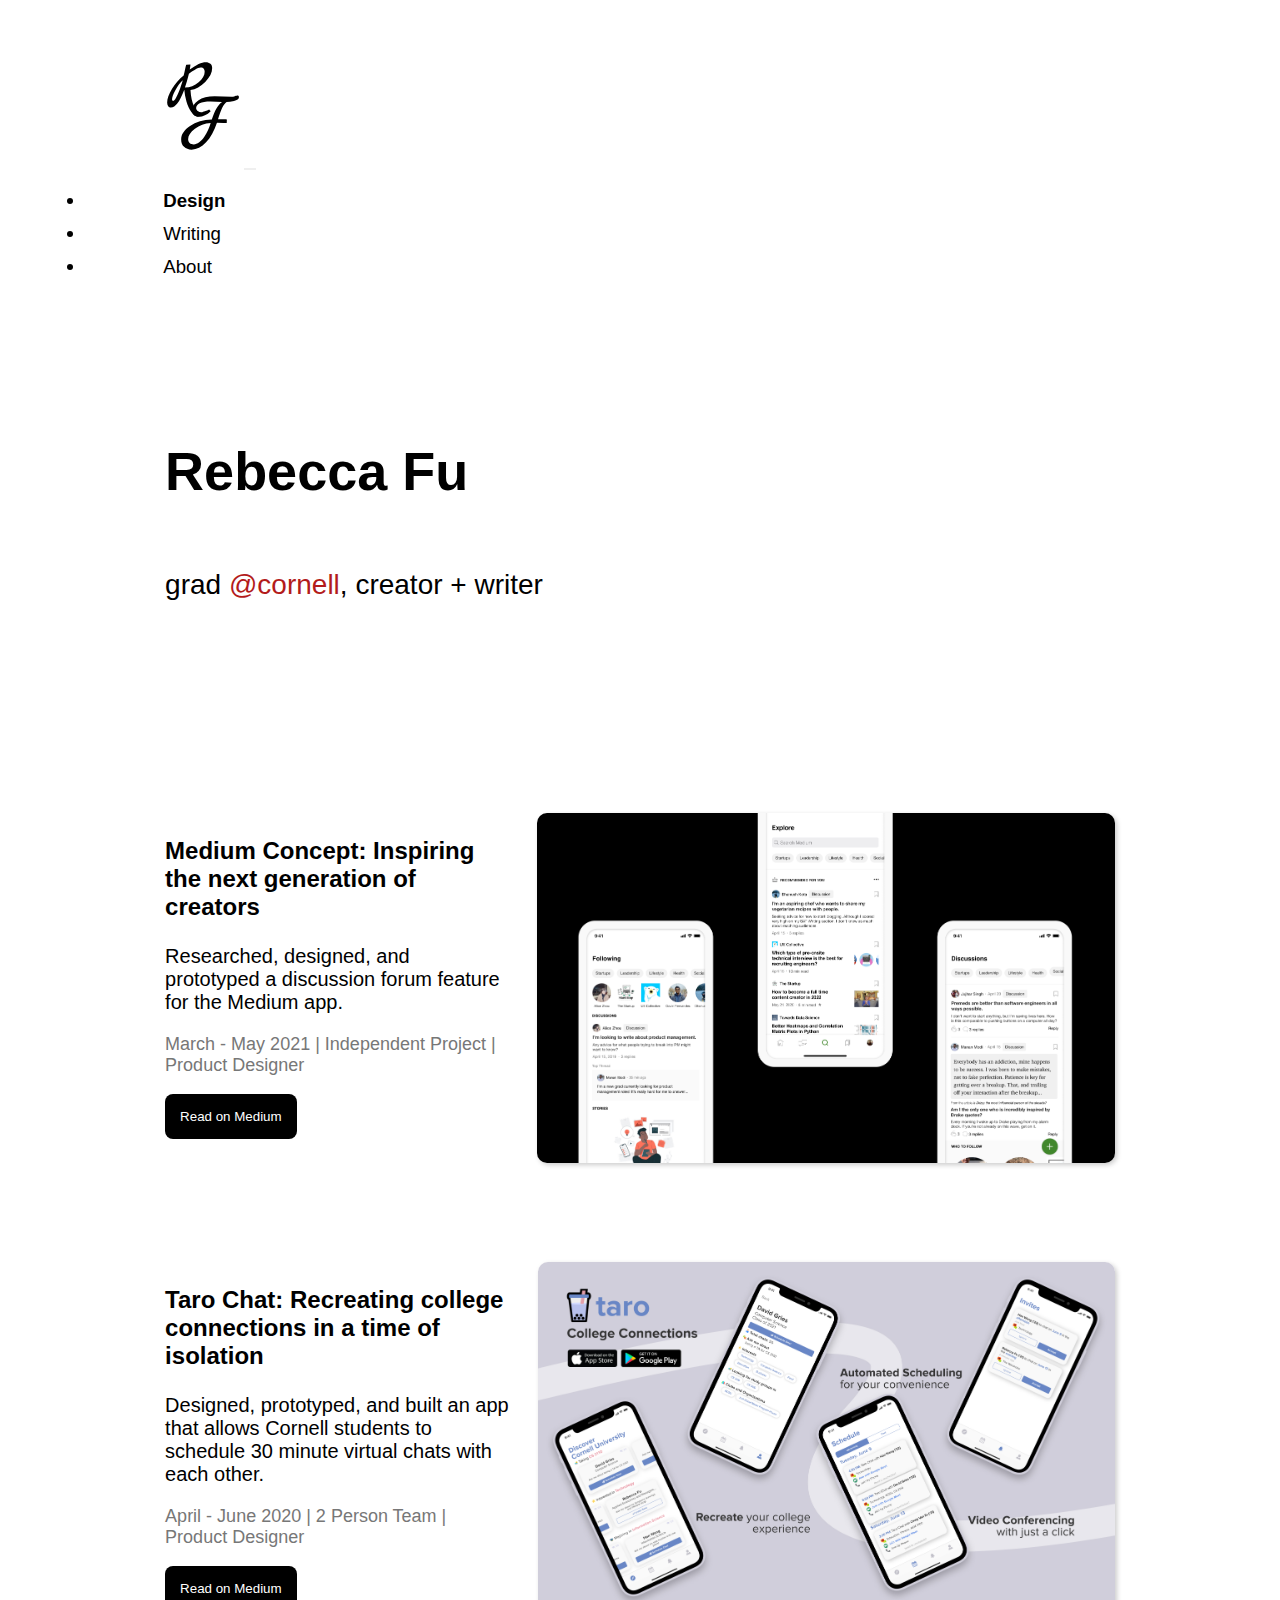
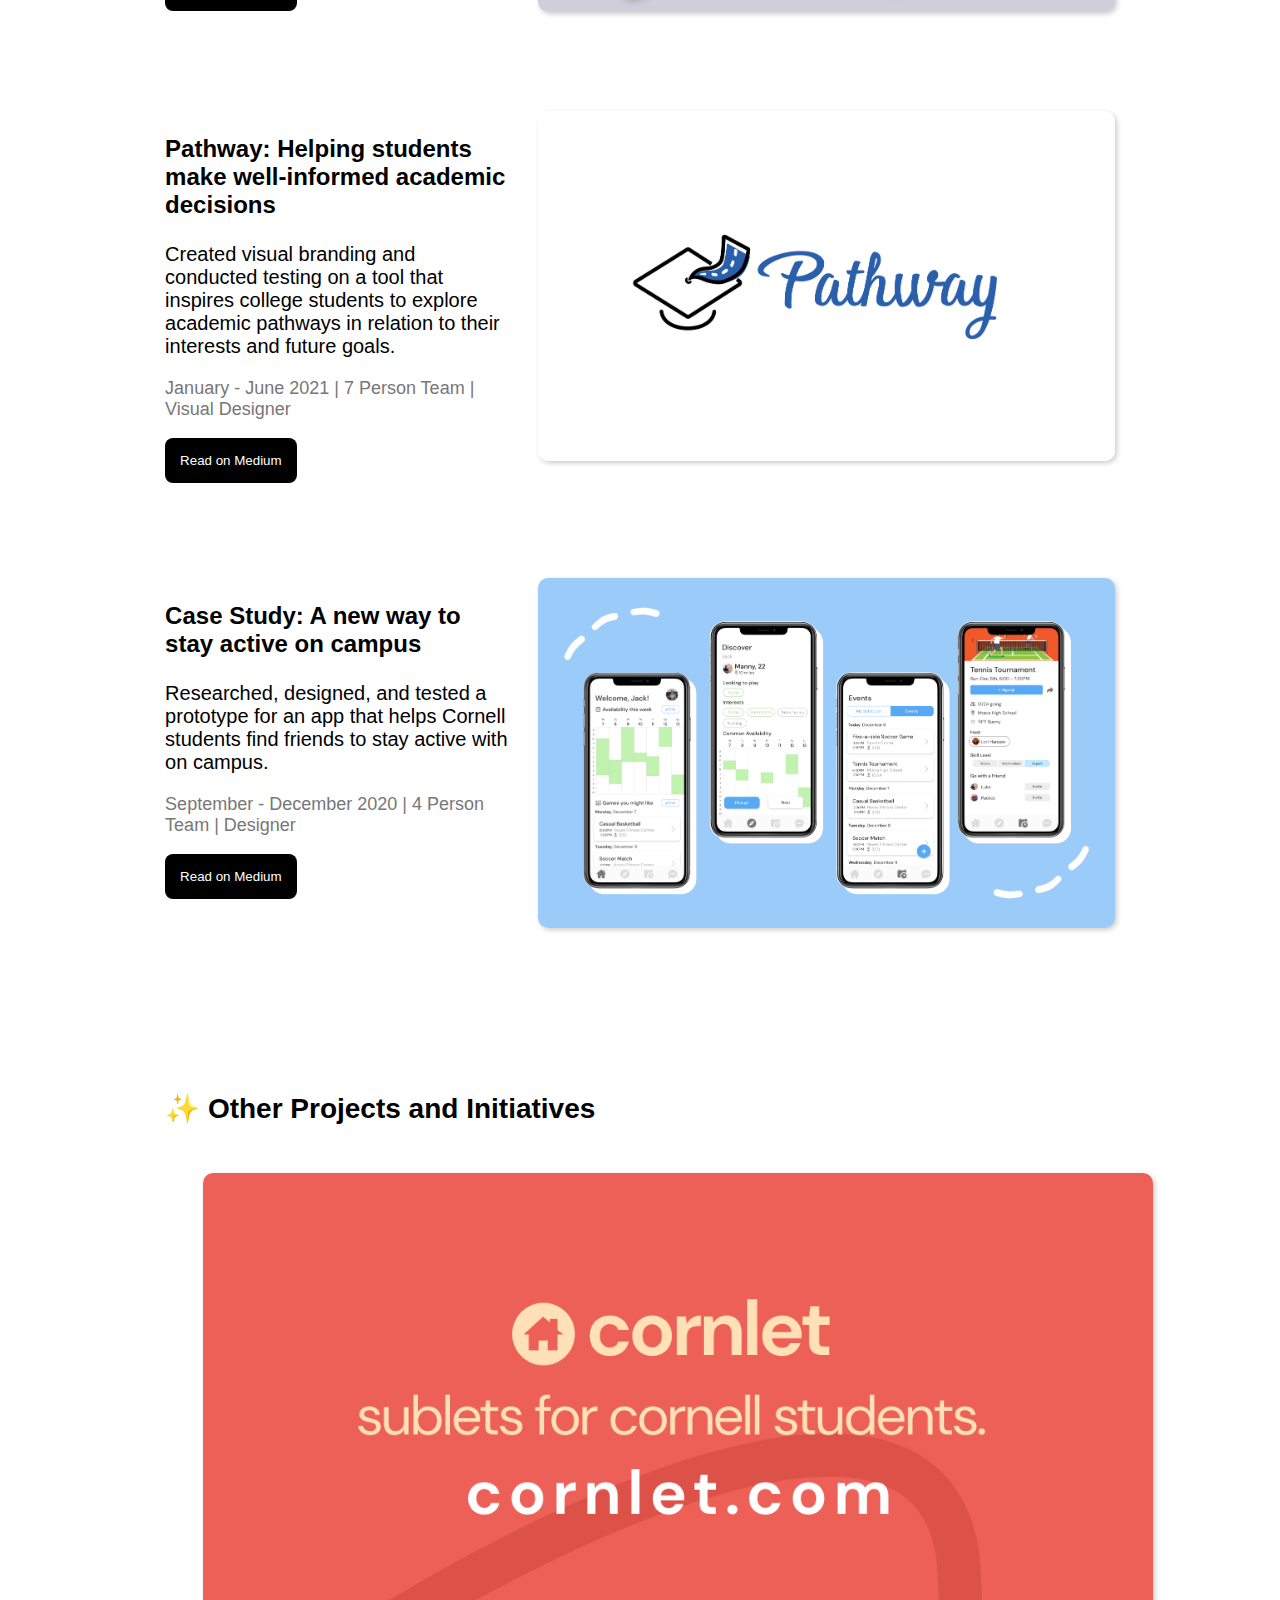
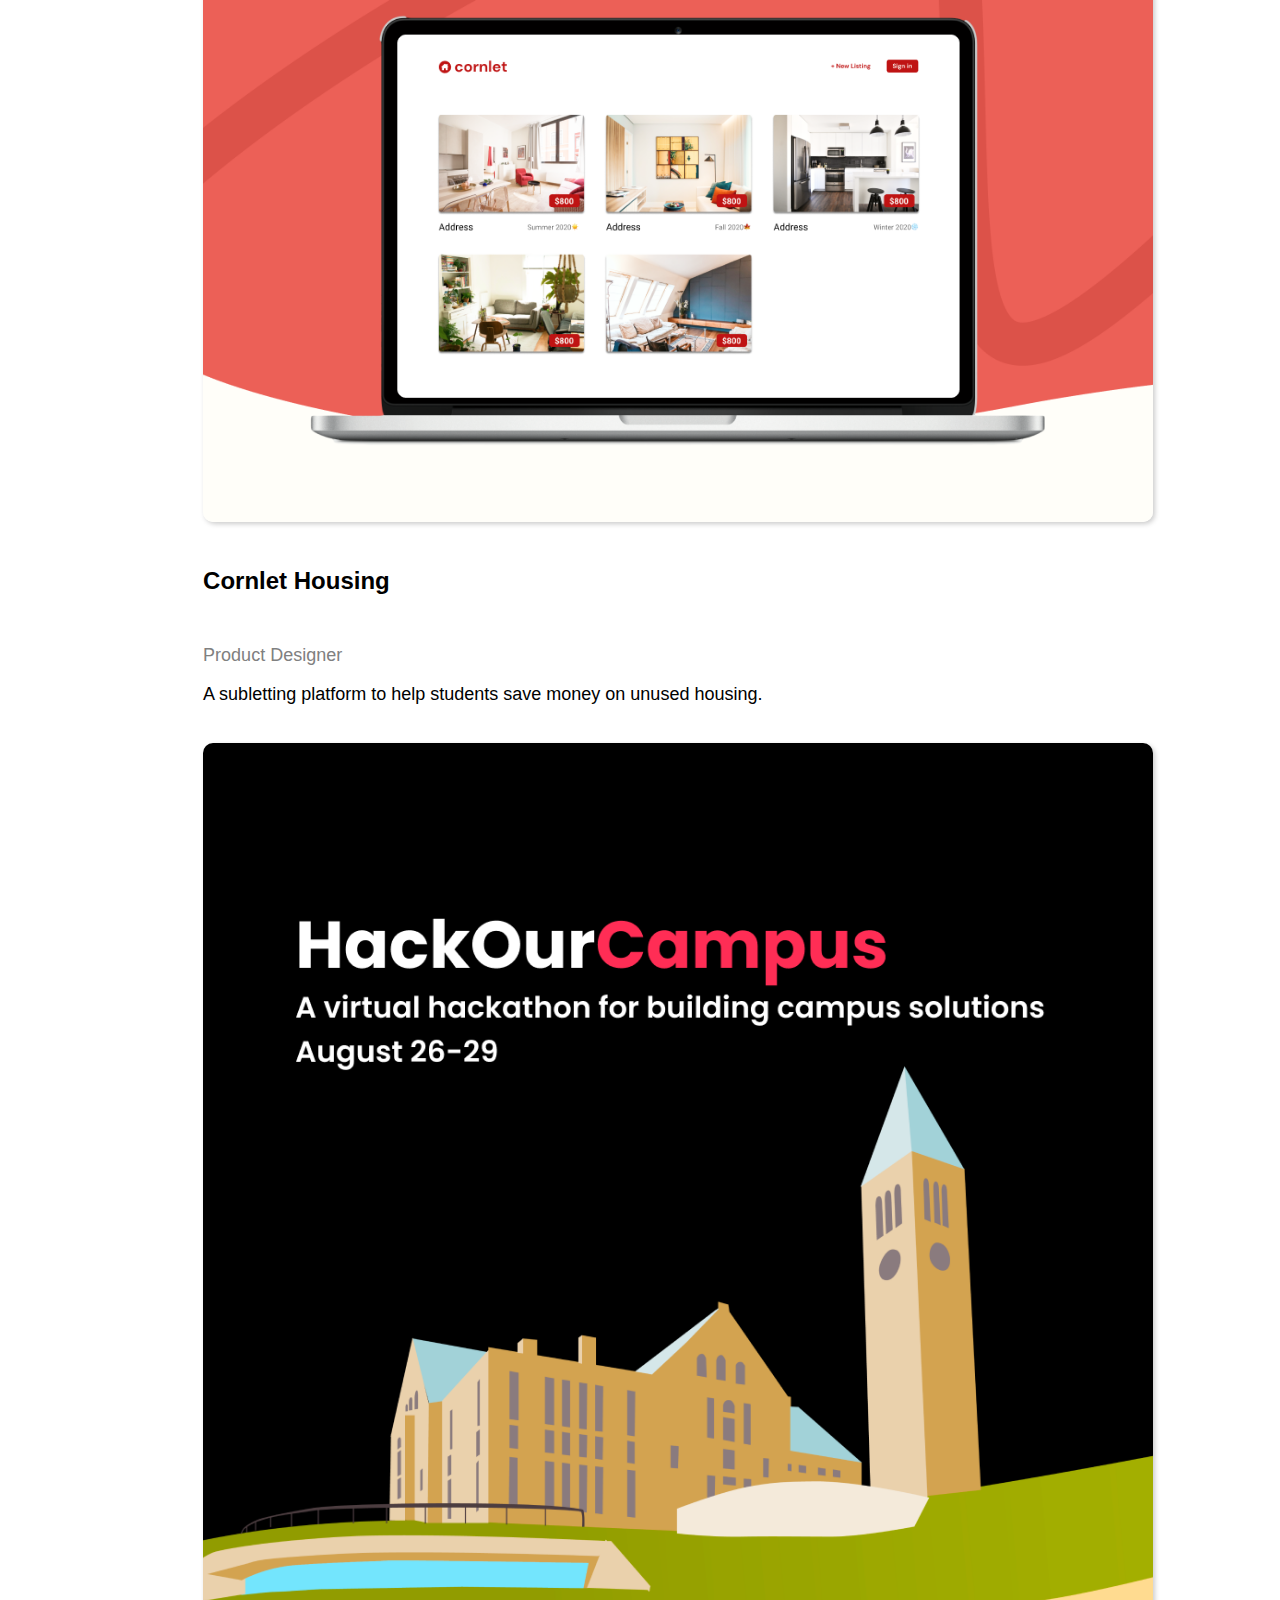
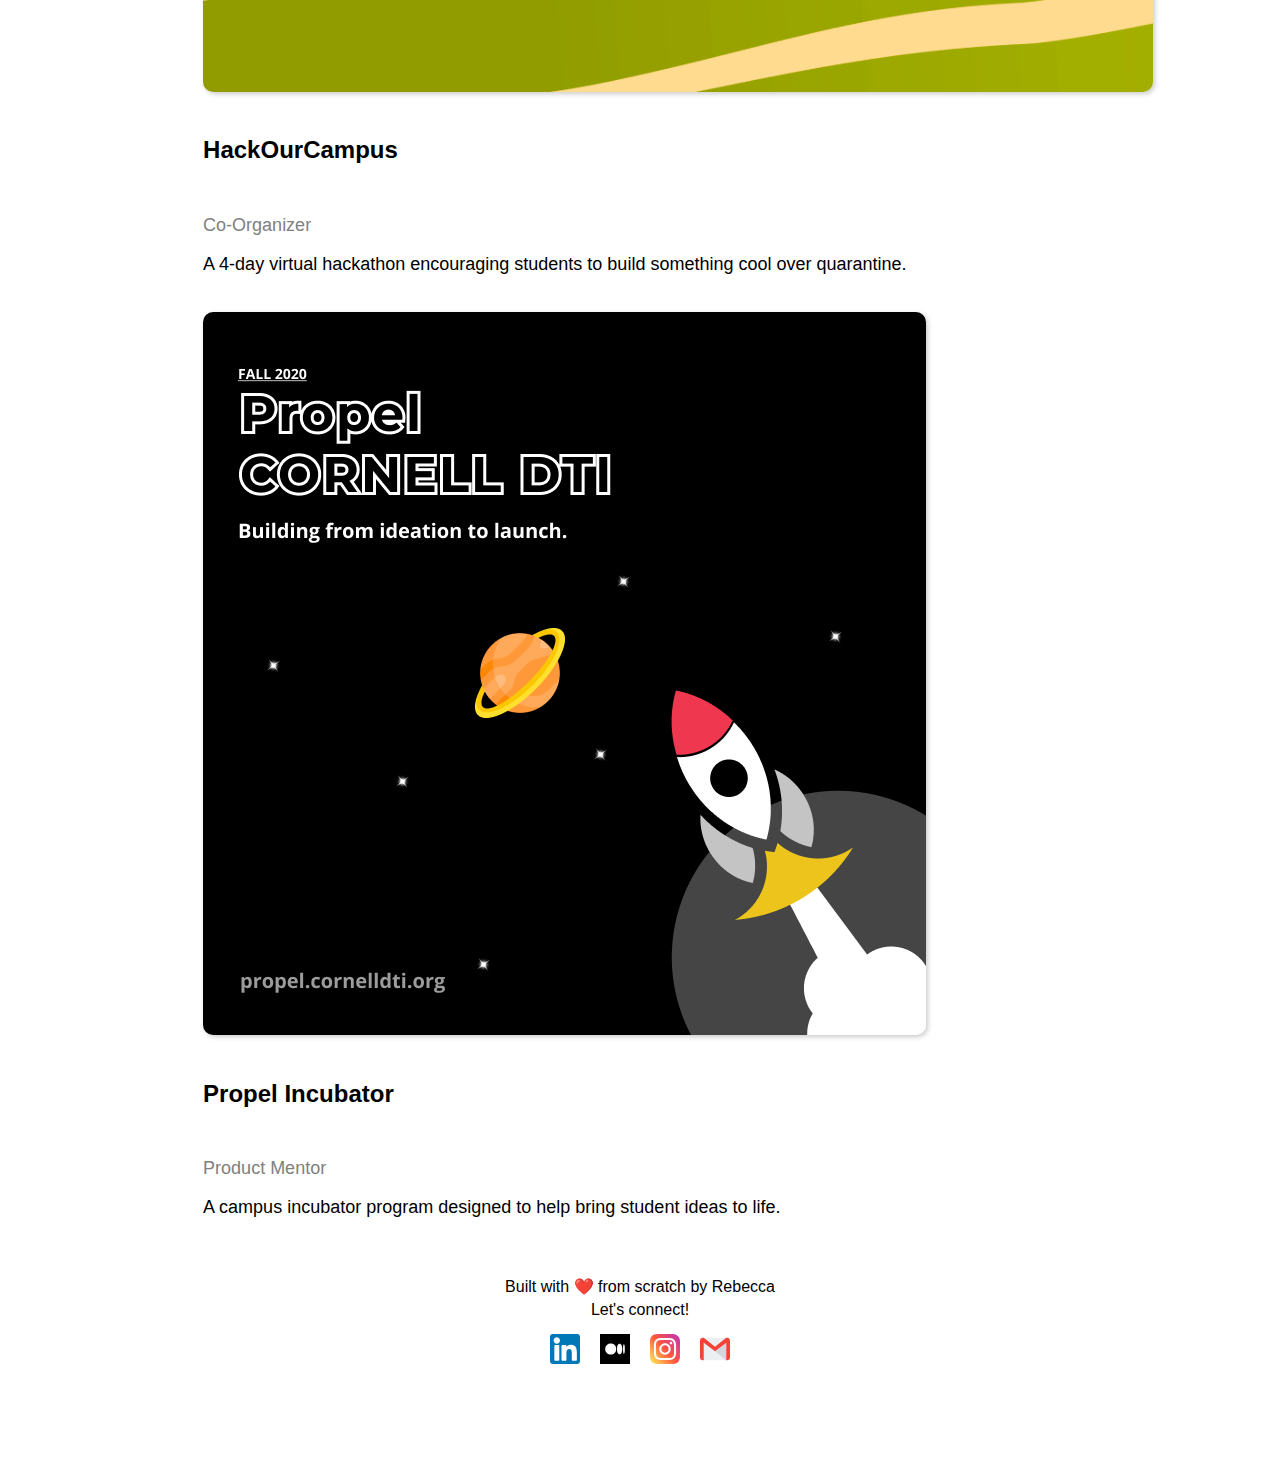
<file: index.html>
<!DOCTYPE html>
<html>
<head>
  <meta charset="utf-8">
  <meta name="viewport" content="width=device-width, initial-scale=1, shrink-to-fit=no">
  <title>REBECCA</title>
  <link rel="shortcut icon" type="image/x-icon" href="images/favicon.ico" />
  <!-- Bootstrap CSS -->
  <link href="https://cdn.jsdelivr.net/npm/bootstrap@5.0.0-beta1/dist/css/bootstrap.min.css" rel="stylesheet" integrity="sha384-giJF6kkoqNQ00vy+HMDP7azOuL0xtbfIcaT9wjKHr8RbDVddVHyTfAAsrekwKmP1" crossorigin="anonymous">
  <link rel="stylesheet" href="styles/theme.css">
  <script src="https://stackpath.bootstrapcdn.com/bootstrap/4.5.0/js/bootstrap.min.js" integrity="sha384-OgVRvuATP1z7JjHLkuOU7Xw704+h835Lr+6QL9UvYjZE3Ipu6Tp75j7Bh/kR0JKI" crossorigin="anonymous"></script>
  <!-- dropdown -->
  <script src="https://code.jquery.com/jquery-3.2.1.slim.min.js" integrity="sha384-KJ3o2DKtIkvYIK3UENzmM7KCkRr/rE9/Qpg6aAZGJwFDMVNA/GpGFF93hXpG5KkN" crossorigin="anonymous"></script>
  <script src="https://maxcdn.bootstrapcdn.com/bootstrap/4.0.0-beta/js/bootstrap.min.js" integrity="sha384-h0AbiXch4ZDo7tp9hKZ4TsHbi047NrKGLO3SEJAg45jXxnGIfYzk4Si90RDIqNm1" crossorigin="anonymous"></script>
  <script src="https://cdnjs.cloudflare.com/ajax/libs/popper.js/1.11.0/umd/popper.min.js" integrity="sha384-b/U6ypiBEHpOf/4+1nzFpr53nxSS+GLCkfwBdFNTxtclqqenISfwAzpKaMNFNmj4" crossorigin="anonymous"></script>

</head>

<body>
  <!-- Header -->
  <header class="top">

    <!-- nav bar -->
    <nav class="navbar navbar-expand-lg navbar-light bg-light">
      <!-- Container wrapper -->
      <div class="container-fluid">
        <img id="signature" src="images/signature.svg" alt="Rebecca Fu">
        <!-- Toggle button -->
        <button class="navbar-toggler" type="button" data-toggle="collapse" data-target="#navbarNavAltMarkup" aria-controls="navbarNavAltMarkup" aria-expanded="false" aria-label="Toggle navigation">
          <span class="navbar-toggler-icon"></span>
        </button>
    
        <!-- Collapsible wrapper -->
        <div class="navbar-collapse collapse" id="navbarNavAltMarkup">
          <!-- Left links -->
          <ul class="navbar-nav ms-auto mb-2 mb-lg-0">
            <li class="nav-item">
              <h5 class="nav-option selected" aria-current="page"><a href='index.html'>Design</a></h5>
            </li>
            <li class="nav-item">
              <h5 class="nav-option"><a href="writings.html">Writing</a></h5>
            </li>
            <li class="nav-item">
              <h5 class="nav-option"><a href="about.html">About</a></h5>
            </li>
            <!-- <li class="nav-item">
              <h5 class="nav-option"><a href="https://drive.google.com/file/d/11zcnXBwTdsx-6ZcySsWa96YhnxZWORiI/view?usp=sharing" target="_blank" rel="noopener">Resume</a></h5>
            </li> -->
           
          </ul>
          <!-- Left links -->
        </div>
        <!-- Collapsible wrapper -->
      </div>
      <!-- Container wrapper -->
    </nav>
    </header>
      <!-- Title -->
      <div class="title">
          <h3 class='title-intro'>Rebecca Fu</h3>
          <!-- <h3 class='subtitle-intro'>Recent Cornell Graduate and Product Designer</h3> -->
          <p class='title-description'>grad <a href="https://www.cornell.edu/" target="_blank" rel="noopener" class="link cornell-link">@cornell</a>, creator + writer</h4>
      </div>
      <br>
      <div class='projectSection'>
        <!-- <div class="subtitle">
        <h4 class='subtitle-home'><strong>💼 Featured Work</strong></h4>
        </div> -->
        <div class="projectCard">
          <div class="caption-234">
            <p class="projectName"><strong>Medium Concept: Inspiring the next generation of creators</strong></p>
            <p class="projectDesc">Researched, designed, and prototyped a discussion forum feature for the Medium app.</p>
            <p class='projectRole'>March - May 2021 | Independent Project | Product Designer</p>
            <button class='projectLink'><a href='https://rebecca-fu.medium.com/medium-concept-inspiring-the-next-generation-of-creators-c843874e1ce5' target='_blank' rel='noopener'>Read on Medium</a></button>
            <!-- <button class='projectLink'><a href='https://rebecca-fu.medium.com/medium-concept-inspiring-the-next-generation-of-creators-c843874e1ce5' target='_blank' rel='noopener'>View on Behance</a></button> -->
          </div>
          <a href='https://rebecca-fu.medium.com/medium-concept-inspiring-the-next-generation-of-creators-c843874e1ce5' target='_blank' rel='noopener'><img id="wardrobeImage" src="images/medium/medium.png" alt="Medium"></a>
        </div>

            <div class="projectCard">
            <div class="caption-234">
              <p class="projectName"><strong>Taro Chat: Recreating college connections in a time of isolation</strong></p>
                <p class="projectDesc">Designed, prototyped, and built an app that allows Cornell students to schedule 30 minute virtual chats with each other.</p>
                <p class='projectRole'>April - June 2020 | 2 Person Team | Product Designer</p>
                <button class='projectLink'><a href='https://rebecca-fu.medium.com/taro-making-impactful-college-connections-fea03551878' target='_blank' rel='noopener'>Read on Medium</a></button>
              </div>
            <a href='https://rebecca-fu.medium.com/taro-making-impactful-college-connections-fea03551878' target='_blank' rel='noopener'><img id="wardrobeImage" src="images/tarochat/tarochat.jpg" alt="Taro Chat"></a>
            </div>

            <div class="projectCard">
              <div class="caption-234">
                <p class="projectName"><strong>Pathway: Helping students make well-informed academic decisions</strong></p>
                <p class="projectDesc">Created visual branding and conducted testing on a tool that inspires college students to explore academic pathways in relation to their interests and future goals.</p>
                <p class='projectRole'>January - June 2021 | 7 Person Team | Visual Designer</p>
                <button class='projectLink'><a href='https://uxplanet.org/pathway-my-logo-design-journey-7754b60a98dc?sk=5e4aa8e1f82fd82d10898d397c2dbf4e' target='_blank' rel='noopener'>Read on Medium</a></button>
              </div>
              <a href="https://uxplanet.org/pathway-my-logo-design-journey-7754b60a98dc?sk=5e4aa8e1f82fd82d10898d397c2dbf4e" target='_blank' rel='noopener'><img id="wardrobeImage" src="images/pathways/pathway.png" alt="Pathway"></a>
            </div>

            <div class="projectCard">
              <div class="caption-234">
                <p class="projectName"><strong>Case Study: A new way to stay active on campus</strong></p>
                  <p class="projectDesc">Researched, designed, and tested a prototype for an app that helps Cornell students find friends to stay active with on campus.</p>
                  <p class='projectRole'>September - December 2020 | 4 Person Team | Designer</p>
                  <button class='projectLink'><a href='https://bootcamp.uxdesign.cc/case-study-discover-new-people-on-campus-to-stay-active-with-a293d4b75145' target='_blank' rel='noopener'>Read on Medium</a></button>
                  <!-- <p class='projectLink'><a href='pickup.html'>View Case Study ></a></p> -->
                </div>
              <a href="https://medium.com/@rebecca-fu/case-study-discover-new-people-on-campus-to-stay-active-with-a293d4b75145" target='_blank' rel='noopener'><img id="wardrobeImage" src="images/pickup/pickup.jpg" alt="Pickup"></a>
              </div>
    </div>
      <br>
      <div class="bottomSection">
        <h4 class='subtitle-home'><strong>✨ Other Projects and Initiatives</strong></h4>
        <div class="row row-cols-1 row-cols-md-3 g-4 mx-5 mx-*-5">
          <div class="col">
            <div class="card h-100">
              <a href="https://www.cornlet.com" target="_blank" rel="noopener"><img class='img-fluid additional-class' src="images/cornlet/Cornlet2.png" alt="Cornlet"></a>
              <div class="card-body">
                <h5 class="card-title"><a href="https://www.cornlet.com" target="_blank" rel="noopener"><strong>Cornlet Housing</strong></a></h5>
                <p class='card-role'>Product Designer</p>
                <p class="card-text">A subletting platform to help students save money on unused housing.</p>

              </div>
            </div>
          </div>
          <div class="col">
            <div class="card h-100">
              <a href="https://www.instagram.com/hackourcampus" target="_blank" rel="noopener"><img class='img-fluid additional-class' src="images/hackourcampus/hackourcampus.png" alt="HackOurCampus"></a>
              <div class="card-body">
                <h5 class="card-title"><a href="https://www.instagram.com/hackourcampus" target="_blank" rel="noopener"><strong>HackOurCampus</strong></a></h5>
                <p class='card-role'>Co-Organizer</p>
                <p class="card-text">A 4-day virtual hackathon encouraging students to build something cool over quarantine.</p>

              </div>
            </div>
          </div>
          <div class="col">
            <div class="card h-100">
              <a href="https://propel.cornelldti.org/" target="_blank" rel="noopener"><img class='additional-class' src="images/propel/propel.png" alt="DTI Propel Graphic"></a>
              <div class="card-body">
                <h5 class="card-title"><a href="https://propel.cornelldti.org/" target="_blank" rel="noopener"><strong>Propel Incubator</strong></a></h5>
                <p class='card-role'>Product Mentor</p>
                <p class="card-text">A campus incubator program designed to help bring student ideas to life.</p>
              </div>
            </div>
          </div>
        </div>
        <!-- <div class="row row-cols-1 row-cols-md-3 g-4 mx-5 mx-*-5">
          <div class="col">
            <div class="card h-100">
              <a href="https://apps.apple.com/us/app/flux-skip-the-crowd/id1454265033" target="_blank" rel="noopener"><img class='img-fluid additional-class' src="images/flux/flux.png" alt="Flux"></a>
              <div class="card-body">
                <h5 class="card-title"><a href="https://apps.apple.com/us/app/flux-skip-the-crowd/id1454265033" target="_blank" rel="noopener"><strong>Flux</strong></a></h5>
                <p class='card-role'>Product Designer</p>
                <p class="card-text">An app designed to illustrate real-time activity levels of dining halls and eateries on campus.</p>
              </div>
            </div>
          </div>
          <div class="col">
            <div class="card h-100">
              <a href="https://www.samwise.today" target="_blank" rel="noopener"><img class='img-fluid additional-class' src="images/samwise/samwise.png" alt="Samwise"></a>
              <div class="card-body">
                <h5 class="card-title"><a href="https://www.samwise.today" target="_blank" rel="noopener"><strong>Samwise</strong></a></h5>
                <p class='card-role'>Product Marketing Manager</p>
                <p class="card-text">A web based task management tool designed to help students organize their coursework load.</p>
              </div>
            </div>
          </div>
          <div class="col">
            <div class="card h-100">
              <img class='additional-class' src="images/amishi.png" alt="Just for fun">
              <div class="card-body">
                <h5 class="card-title"><strong>Just For Fun</strong></h5>
                <p class='card-role'>Visionary</p>
                <p class="card-text">A few fun side projects that got me through the quarantine.</p>
                <p class="card-text"><strong>Coming soon!</strong></p>
              </div>
            </div>
          </div>
        </div> -->
      </div>

<!--scripts-->
<script src="https://cdn.jsdelivr.net/npm/bootstrap@5.0.0-beta1/dist/js/bootstrap.bundle.min.js" integrity="sha384-ygbV9kiqUc6oa4msXn9868pTtWMgiQaeYH7/t7LECLbyPA2x65Kgf80OJFdroafW" crossorigin="anonymous"></script>
</body>
<footer>
  <p class='footer'>Built with ❤️ from scratch by Rebecca</p>
  <p class='footer'>Let's connect!</p>
  <div class='footer-icons'>
    <a href='https://www.linkedin.com/in/becsf' target='_blank' rel='noopener'><img class='socials' src='images/socials/linkedin.svg' alt="LinkedIn"></a>
    <a href='https://rebecca-fu.medium.com/' target='_blank' rel='noopener'><img class='socials' src='images/socials/mediumlogo.jpeg' alt="Medium"></a>
    <a href='https://www.instagram.com/becs_f' target='_blank' rel='noopener'><img class='socials' src='images/socials/instagram.svg' alt="Instagram"></a>
    <a href='mailto:rf382@cornell.edu' target='_blank' rel='noopener'><img class='socials' src='images/socials/gmail.svg' alt="Gmail"></a>
  </div>
</footer>
</html>
</file>
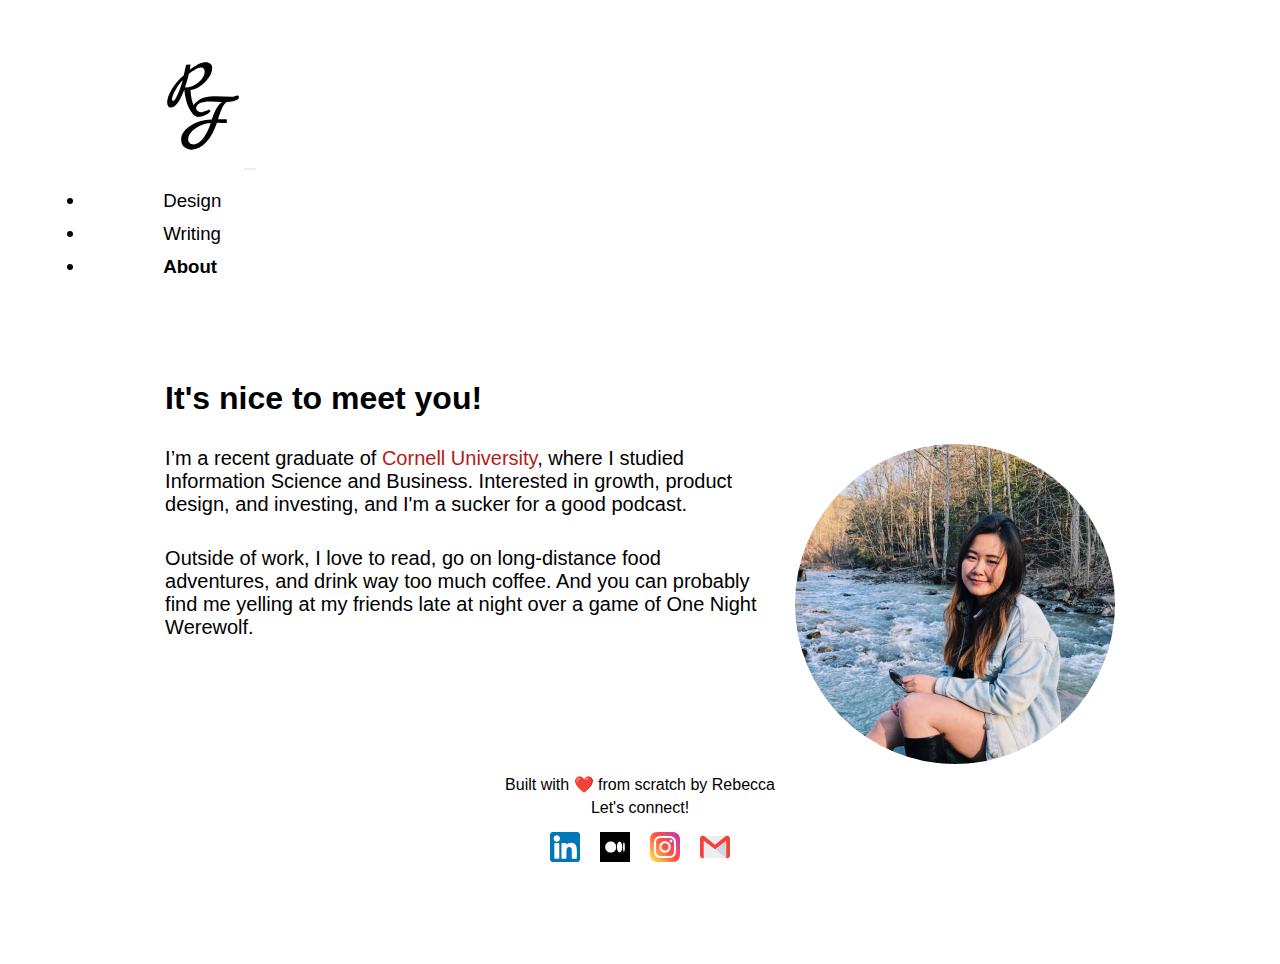
<file: about.html>
<!DOCTYPE html>
<html>
  <head>
    <meta charset="utf-8">
    <meta name="viewport" content="width=device-width, initial-scale=1, shrink-to-fit=no">
    <title>REBECCA</title>
    <link rel="shortcut icon" type="image/x-icon" href="images/favicon.ico" />
    <!-- Bootstrap CSS -->
    <link href="https://cdn.jsdelivr.net/npm/bootstrap@5.0.0-beta1/dist/css/bootstrap.min.css" rel="stylesheet" integrity="sha384-giJF6kkoqNQ00vy+HMDP7azOuL0xtbfIcaT9wjKHr8RbDVddVHyTfAAsrekwKmP1" crossorigin="anonymous">
    <link rel="stylesheet" href="styles/theme.css">
    <script src="https://stackpath.bootstrapcdn.com/bootstrap/4.5.0/js/bootstrap.min.js" integrity="sha384-OgVRvuATP1z7JjHLkuOU7Xw704+h835Lr+6QL9UvYjZE3Ipu6Tp75j7Bh/kR0JKI" crossorigin="anonymous"></script>
    <!-- dropdown -->
    <script src="https://code.jquery.com/jquery-3.2.1.slim.min.js" integrity="sha384-KJ3o2DKtIkvYIK3UENzmM7KCkRr/rE9/Qpg6aAZGJwFDMVNA/GpGFF93hXpG5KkN" crossorigin="anonymous"></script>
    <script src="https://maxcdn.bootstrapcdn.com/bootstrap/4.0.0-beta/js/bootstrap.min.js" integrity="sha384-h0AbiXch4ZDo7tp9hKZ4TsHbi047NrKGLO3SEJAg45jXxnGIfYzk4Si90RDIqNm1" crossorigin="anonymous"></script>
    <script src="https://cdnjs.cloudflare.com/ajax/libs/popper.js/1.11.0/umd/popper.min.js" integrity="sha384-b/U6ypiBEHpOf/4+1nzFpr53nxSS+GLCkfwBdFNTxtclqqenISfwAzpKaMNFNmj4" crossorigin="anonymous"></script>
  
  </head>

<body>
  <!-- Header -->
  <header class="top">

    <!-- nav bar -->
    <nav class="navbar navbar-expand-lg navbar-light bg-light">
      <!-- Container wrapper -->
      <div class="container-fluid">
        <img id="signature" src="images/signature.svg" alt="Rebecca Fu">
        <!-- Toggle button -->
        <button class="navbar-toggler" type="button" data-toggle="collapse" data-target="#navbarNavAltMarkup" aria-controls="navbarNavAltMarkup" aria-expanded="false" aria-label="Toggle navigation">
          <span class="navbar-toggler-icon"></span>
        </button>
    
        <!-- Collapsible wrapper -->
        <div class="navbar-collapse collapse" id="navbarNavAltMarkup">
          <!-- Left links -->
          <ul class="navbar-nav ms-auto mb-2 mb-lg-0">
            <li class="nav-item">
              <h5 class="nav-option" aria-current="page"><a href='index.html'>Design</a></h5>
            </li>
            <li class="nav-item">
              <h5 class="nav-option"><a href="writings.html">Writing</a></h5>
            </li>
            <li class="nav-item">
              <h5 class="nav-option selected"><a href="about.html">About</a></h5>
            </li>
            <!-- <li class="nav-item">
              <h5 class="nav-option"><a href="https://drive.google.com/file/d/11zcnXBwTdsx-6ZcySsWa96YhnxZWORiI/view?usp=sharing" target="_blank" rel="noopener">Resume</a></h5>
            </li> -->
          </ul>
          <!-- Left links -->
        </div>
        <!-- Collapsible wrapper -->
      </div>
      <!-- Container wrapper -->
    </nav>
    </header>

    <main class='aboutCard'>
      <div class='caption'>
        <h3 class='about-intro'>It's nice to meet you!</h3>
          <p class='about-description'>
            I’m a recent graduate of <a href="https://www.cornell.edu/" target="_blank" rel="noopener" class="link cornell-link">Cornell University</a>,
            where I studied Information Science and Business. 
            Interested in growth, product design, and investing, and I'm a sucker for a good podcast. 
          </p>
          <!-- <p class='about-description'>
            Currently, I'm working with a friend to build websites for small businesses and help expand their online presence. If you're interested in working together, my inbox is always open!
          </p>  -->
          <p class='about-description'>
            Outside of work, I love to read, go on long-distance food adventures, and drink way too much coffee. And you can probably find me yelling at my friends late at night over a game of One Night Werewolf.</p>
          </p>
      </div>
      <div class='photos'>
        <img alt="Rebecca Fu headshot" src="images/photo_of_me.jpg" class="photos">
      </div>
  </main>
  <!-- <div class='projectSection'>
  <div class="subtitle">
  <h4 class='subtitle-home'><strong>🖌️ Current</strong></h4>
  <li>Product Designer @ <a href='https://openmeal.org' class='dti-link'>OpenMeal</a></li>
  <li>Design + Data Visualization @ <a href='https://learning.cis.cornell.edu/' class='dti-link'>Cornell Future of Learning Lab</a></li>
</div>
<div class="subtitle">
  <h4 class='subtitle-home'><strong>💼 Past</strong></h4>
  <li>Product Designer @ <a href='https://cornelldti.org' class='dti-link'>Cornell Design & Tech Initiative</a></li>
  <li>Product Designer @ <a href='https://apps.apple.com/us/app/flux-skip-the-crowd/id1454265033' class='dti-link'>Flux</a></li>
  <li>Design + Marketing Lead @ <a href='https://cornellwardrobe.org' class='dti-link'>Cornell Wardrobe</a></li>
  <li>Mentor @ <a href='https://propel.cornelldti.org' class='dti-link'>DTI Propel</a></li>
  <li>Investment Management @ <a href='https://gs.com' class='dti-link'>Goldman Sachs</a></li>
  <li>Product Designer @ <a href='https://vera.zone' class='dti-link'>Vera Zone</a></li>
  <li>Product Marketing @ <a href='https://www.samwise.today' class='dti-link'>Samwise</a></li>
</div>
</div> -->

  <footer>
      <button onclick="topFunction()" class="backtotop" title="backtotop">^</button>
  </footer>
  </body>
  <footer>
    <p class='footer'>Built with ❤️ from scratch by Rebecca</p>
  <p class='footer'>Let's connect!</p>
    <div class='footer-icons'>
      <a href='https://www.linkedin.com/in/becsf' target='_blank' rel='noopener'><img class='socials' src='images/socials/linkedin.svg' alt="LinkedIn"></a>
      <a href='https://rebecca-fu.medium.com/' target='_blank' rel='noopener'><img class='socials' src='images/socials/mediumlogo.jpeg' alt="Medium"></a>
      <a href='https://www.instagram.com/becs_f' target='_blank' rel='noopener'><img class='socials' src='images/socials/instagram.svg' alt="Instagram"></a>
      <a href='mailto:rf382@cornell.edu' target='_blank' rel='noopener'><img class='socials' src='images/socials/gmail.svg' alt="Gmail"></a>
    </div>
  </footer>
</html>
</file>
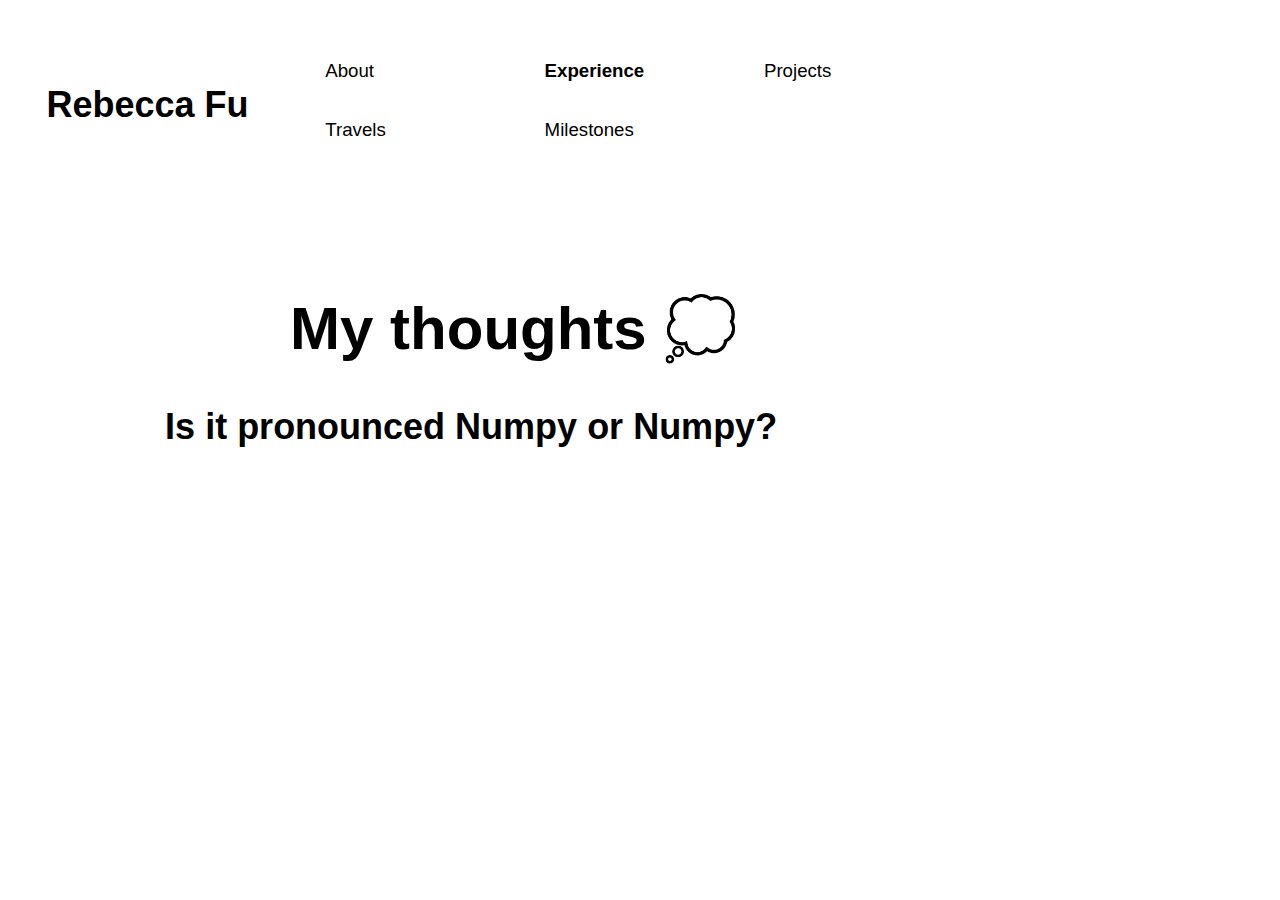
<file: experience.html>
<!DOCTYPE html>
<html>
<head>
  <meta charset="UTF-8" />

  <title>Rebecca Fu</title>
  <link rel="stylesheet" href="styles/theme.css">
</head>

<body>
  <!-- Header -->
  <header class="top">
    <!-- navigation bar -->
    <div class="hero">
      <div class="header">
        <h3 class="web-content">Rebecca Fu</h3>
        <nav class="nav">
          <h5 class="nav-option"><a href="index.html">About</a></h5>
          <h5 class="nav-option selected"><a href="experience.html">Experience</a></h5>
          <h5 class="nav-option"><a href="projects.html">Projects</a></h5>
          <h5 class="nav-option"><a href="travels.html">Travels</a></h5>
          <h5 class="nav-option"><a href="milestones.html">Milestones</a></h5>
        </nav>
      </div>

      <!-- Title -->
      <div class="title">
          <h2><strong>My thoughts 💭</strong></h2>

          <h3>Is it pronounced Numpy or Numpy?</h3>

        </div>
      </div>
    </header>
</file>
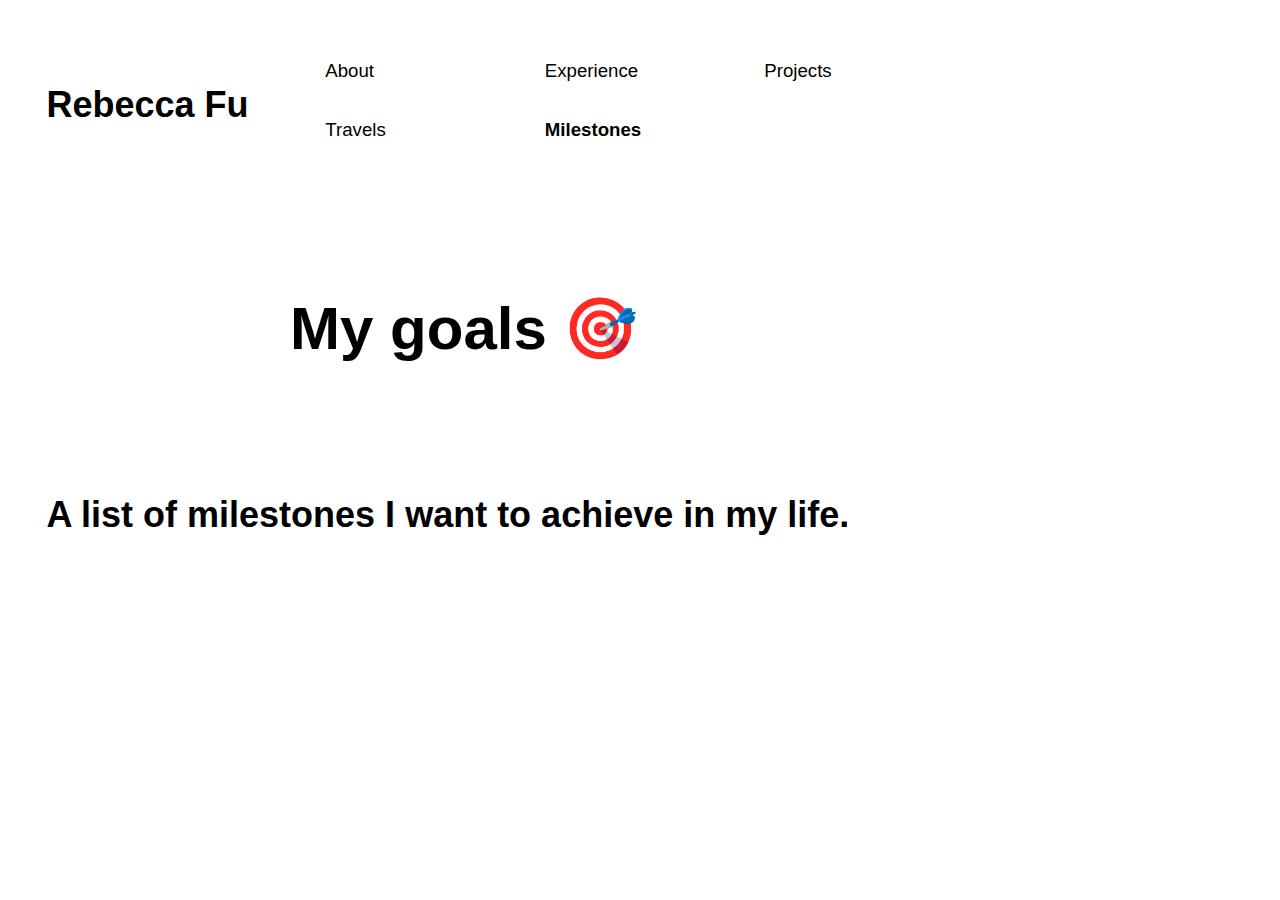
<file: milestones.html>
<!DOCTYPE html>
<html>
<head>
  <meta charset="UTF-8" />

  <title>Rebecca Fu</title>
  <link rel="stylesheet" href="styles/theme.css">
</head>

<body>
  <!-- Header -->
  <header class="top">
    <!-- navigation bar -->
    <div class="hero">
      <div class="header">
        <h3 class="web-content">Rebecca Fu</h3>
        <nav class="nav">
          <h5 class="nav-option"><a href="index.html">About</a></h5>
          <h5 class="nav-option"><a href="experience.html">Experience</a></h5>
          <h5 class="nav-option"><a href="projects.html">Projects</a></h5>
          <h5 class="nav-option"><a href="travels.html">Travels</a></h5>
          <h5 class="nav-option selected"><a href="milestones.html">Milestones</a></h5>
        </nav>
      </div>

      <!-- Title -->
      <div class="title">
          <h2><strong>My goals 🎯</strong></h2>

        </div>
        <h3>A list of milestones I want to achieve in my life.</h3>
      </div>
    </header>


  </body>
</html>
</file>
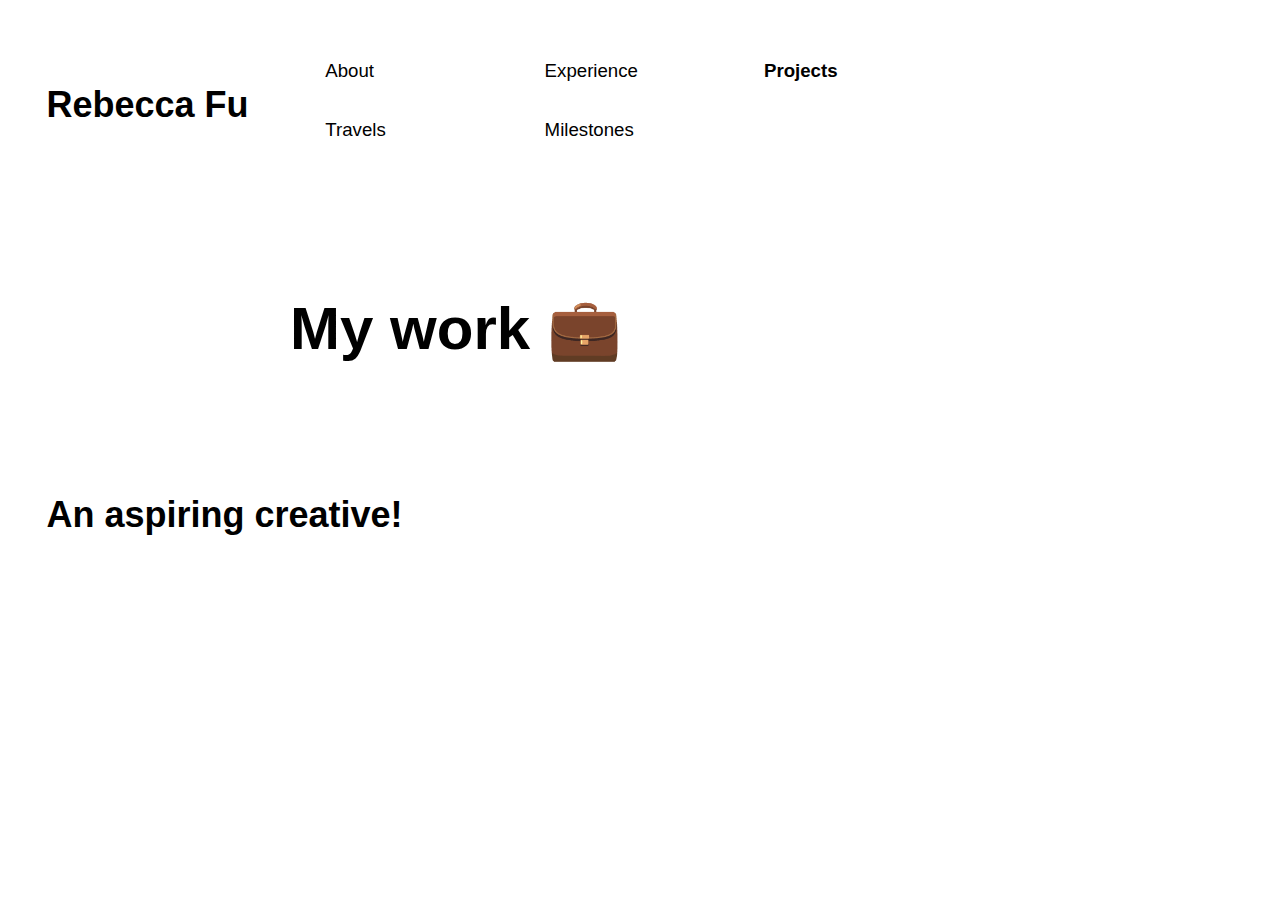
<file: projects.html>
<!DOCTYPE html>
<html>
<head>
  <meta charset="UTF-8" />

  <title>Rebecca Fu</title>
  <link rel="stylesheet" href="styles/theme.css">
</head>

<body>
  <!-- Header -->
  <header class="top">
    <!-- navigation bar -->
    <div class="hero">
      <div class="header">
        <h3 class="web-content">Rebecca Fu</h3>
        <nav class="nav">
          <h5 class="nav-option"><a href="index.html">About</a></h5>
          <h5 class="nav-option"><a href="experience.html">Experience</a></h5>
          <h5 class="nav-option selected"><a href="projects.html">Projects</a></h5>
          <h5 class="nav-option"><a href="travels.html">Travels</a></h5>
          <h5 class="nav-option"><a href="milestones.html">Milestones</a></h5>
        </nav>
      </div>

      <!-- Title -->
      <div class="title">
          <h2><strong>My work 💼</strong></h2>

        </div>
        <h3>An aspiring creative!</h3>
      </div>
    </header>

  </body>
</html>
</file>
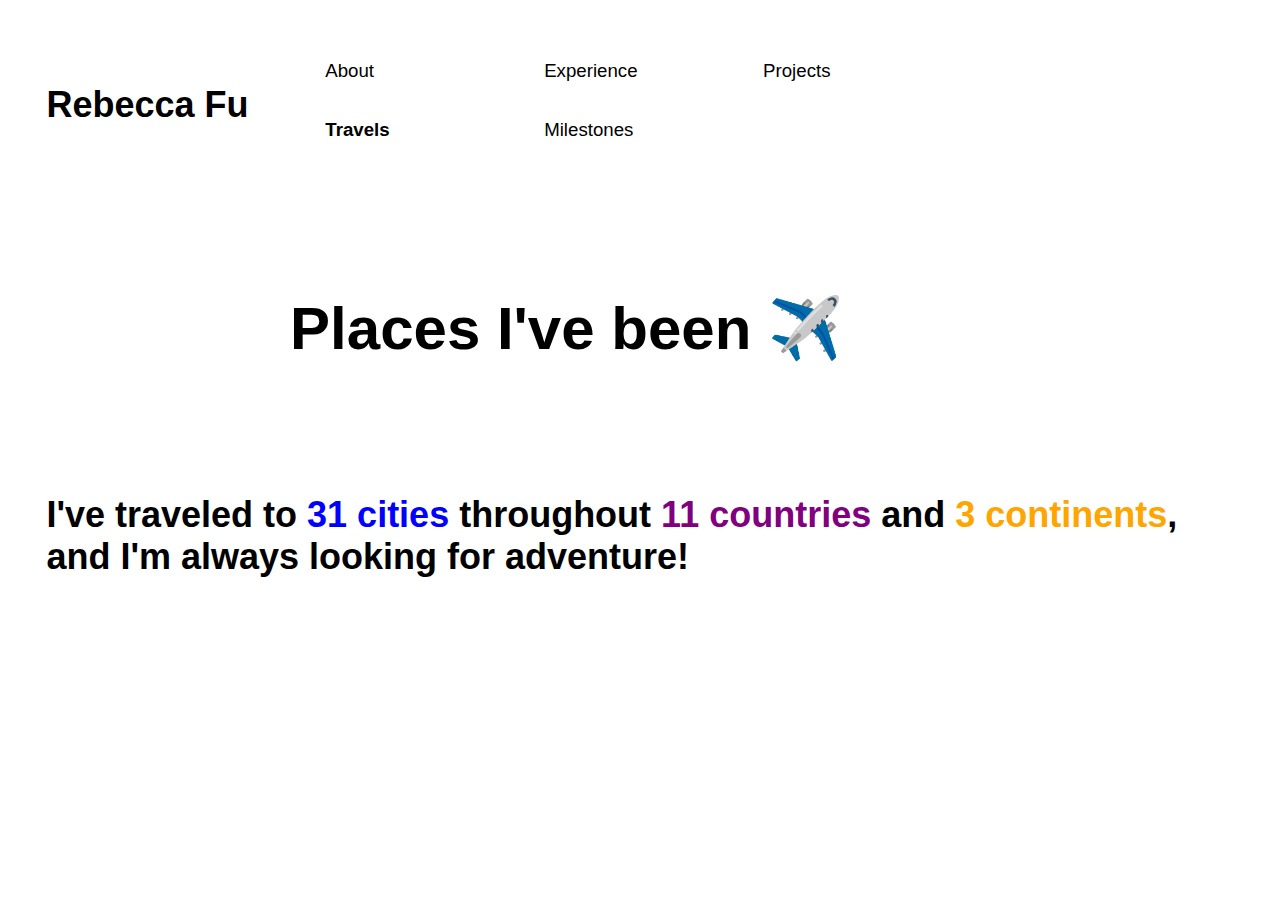
<file: travels.html>
<!DOCTYPE html>
<html>
<head>
  <meta charset="UTF-8" />

  <title>Rebecca Fu</title>
  <link rel="stylesheet" href="styles/theme.css">
</head>

<body>
  <!-- Header -->
  <header class="top">
    <!-- navigation bar -->
    <div class="hero">
      <div class="header">
        <h3 class="web-content">Rebecca Fu</h3>
        <nav class="nav">
          <h5 class="nav-option"><a href="index.html">About</a></h5>
          <h5 class="nav-option"><a href="experience.html">Experience</a></h5>
          <h5 class="nav-option"><a href="projects.html">Projects</a></h5>
          <h5 class="nav-option selected"><a href="travels.html">Travels</a></h5>
          <h5 class="nav-option"><a href="milestones.html">Milestones</a></h5>
        </nav>
      </div>

      <!-- Title -->
      <div class="title">
          <h2><strong>Places I've been ✈️</strong></h2>

        </div>
        <h3>I've traveled to <a id="cities">31 cities</a> throughout <a id="countries">11 countries</a> and <a id=
          "continents">3 continents</a>, and I'm always looking for adventure!</h3>
      </div>
    </header>

  </body>
</html>
</file>
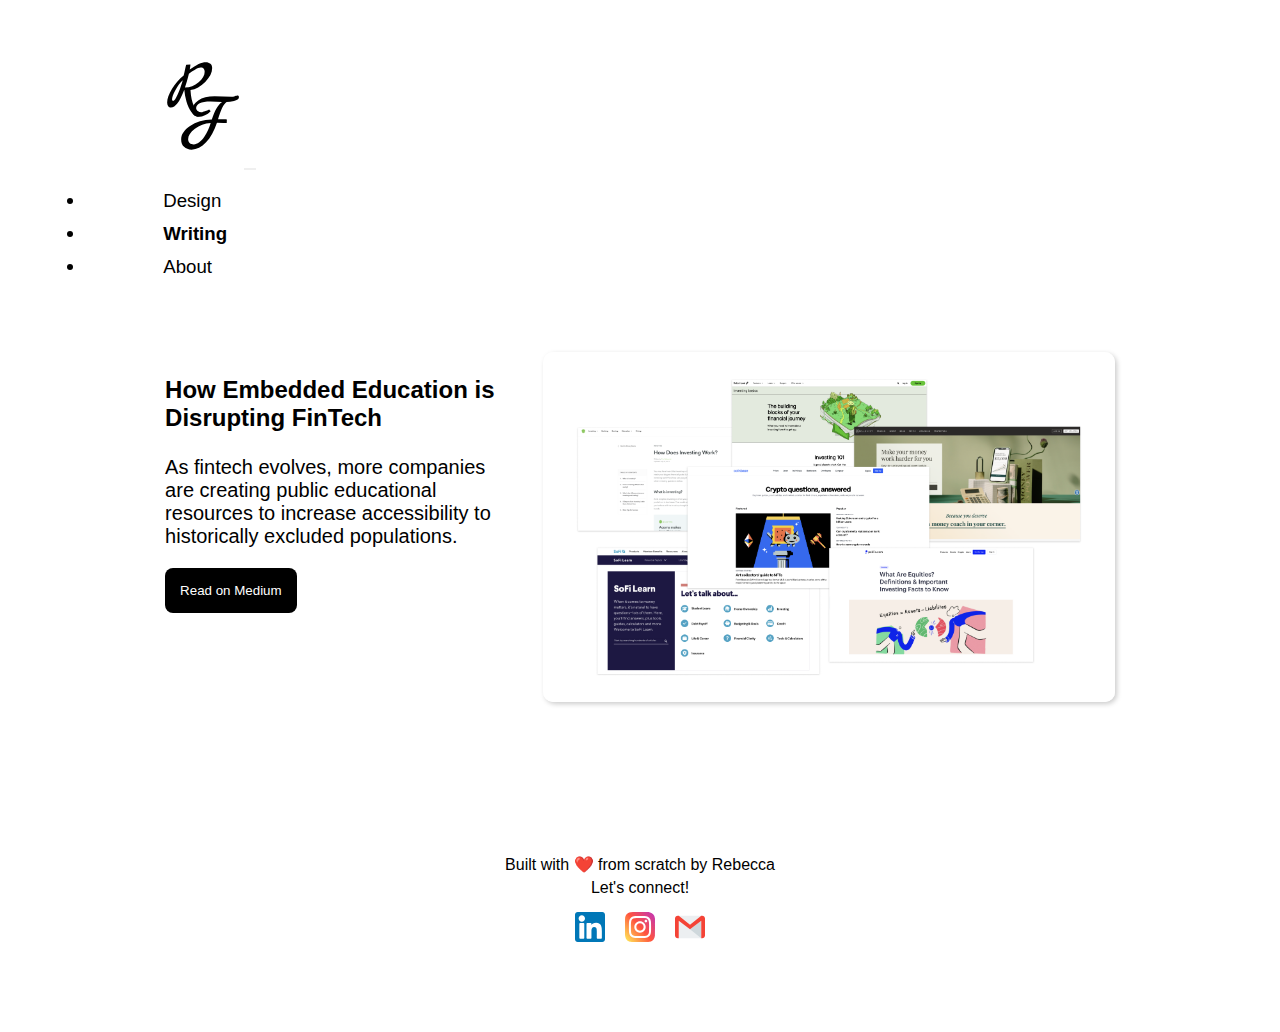
<file: writings.html>
<!DOCTYPE html>
<html>
  <head>
    <meta charset="utf-8">
    <meta name="viewport" content="width=device-width, initial-scale=1, shrink-to-fit=no">
    <title>REBECCA</title>
    <link rel="shortcut icon" type="image/x-icon" href="images/favicon.ico" />
    <!-- Bootstrap CSS -->
    <link href="https://cdn.jsdelivr.net/npm/bootstrap@5.0.0-beta1/dist/css/bootstrap.min.css" rel="stylesheet" integrity="sha384-giJF6kkoqNQ00vy+HMDP7azOuL0xtbfIcaT9wjKHr8RbDVddVHyTfAAsrekwKmP1" crossorigin="anonymous">
    <link rel="stylesheet" href="styles/theme.css">
    <script src="https://stackpath.bootstrapcdn.com/bootstrap/4.5.0/js/bootstrap.min.js" integrity="sha384-OgVRvuATP1z7JjHLkuOU7Xw704+h835Lr+6QL9UvYjZE3Ipu6Tp75j7Bh/kR0JKI" crossorigin="anonymous"></script>
    <!-- dropdown -->
    <script src="https://code.jquery.com/jquery-3.2.1.slim.min.js" integrity="sha384-KJ3o2DKtIkvYIK3UENzmM7KCkRr/rE9/Qpg6aAZGJwFDMVNA/GpGFF93hXpG5KkN" crossorigin="anonymous"></script>
    <script src="https://maxcdn.bootstrapcdn.com/bootstrap/4.0.0-beta/js/bootstrap.min.js" integrity="sha384-h0AbiXch4ZDo7tp9hKZ4TsHbi047NrKGLO3SEJAg45jXxnGIfYzk4Si90RDIqNm1" crossorigin="anonymous"></script>
    <script src="https://cdnjs.cloudflare.com/ajax/libs/popper.js/1.11.0/umd/popper.min.js" integrity="sha384-b/U6ypiBEHpOf/4+1nzFpr53nxSS+GLCkfwBdFNTxtclqqenISfwAzpKaMNFNmj4" crossorigin="anonymous"></script>
  
  </head>

<body>
  <!-- Header -->
  <header class="top">

    <!-- nav bar -->
    <nav class="navbar navbar-expand-lg navbar-light bg-light">
      <!-- Container wrapper -->
      <div class="container-fluid">
        <img id="signature" src="images/signature.svg" alt="Rebecca Fu">
        <!-- Toggle button -->
        <button class="navbar-toggler" type="button" data-toggle="collapse" data-target="#navbarNavAltMarkup" aria-controls="navbarNavAltMarkup" aria-expanded="false" aria-label="Toggle navigation">
          <span class="navbar-toggler-icon"></span>
        </button>
    
        <!-- Collapsible wrapper -->
        <div class="navbar-collapse collapse" id="navbarNavAltMarkup">
          <!-- Left links -->
          <ul class="navbar-nav ms-auto mb-2 mb-lg-0">
            <li class="nav-item">
              <h5 class="nav-option" aria-current="page"><a href='index.html'>Design</a></h5>
            </li>
            <li class="nav-item">
              <h5 class="nav-option selected"><a href="writings.html">Writing</a></h5>
            </li>
            <li class="nav-item">
              <h5 class="nav-option"><a href="about.html">About</a></h5>
            </li>
            <!-- <li class="nav-item">
              <h5 class="nav-option"><a href="https://drive.google.com/file/d/10Jk3UyJb-YV-IJRHWzLB7VfayAUuHC_F/view?usp=sharing" target="_blank" rel="noopener">Resume</a></h5>
            </li> -->
          </ul>
          <!-- Left links -->
        </div>
        <!-- Collapsible wrapper -->
      </div>
      <!-- Container wrapper -->
    </nav>
    </header>
<!-- Title -->
<div class='projectSection'>
  <!-- <div class="subtitle">
  <h4 class='subtitle-home'><strong>💼 Featured Work</strong></h4>
  </div> -->
  <div class="projectCard">
    <div class="caption-234">
      <p class="projectName"><strong>How Embedded Education is Disrupting FinTech</strong></p>
      <p class="projectDesc">As fintech evolves, more companies are creating public educational resources to increase accessibility to historically excluded populations.</p>
      <button class='projectLink'><a href='https://uxdesign.cc/how-embedded-education-is-disrupting-fintech-275cc6f85507?sk=e346384bdf4ea582b68ea0fefb89aec2' target='_blank' rel='noopener'>Read on Medium</a></button>
      <!-- <button class='projectLink'><a href='https://rebecca-fu.medium.com/medium-concept-inspiring-the-next-generation-of-creators-c843874e1ce5' target='_blank' rel='noopener'>View on Behance</a></button> -->
    </div>
    <a href='https://uxdesign.cc/how-embedded-education-is-disrupting-fintech-275cc6f85507?sk=e346384bdf4ea582b68ea0fefb89aec2' target='_blank' rel='noopener'><img id="wardrobeImage" src="images/fintech-ed.png" alt="EmbeddedEdinFintech"></a>
  </div>
<br>
<br>
<br>
  </body>
  <footer>
    <p class='footer'>Built with ❤️ from scratch by Rebecca</p>
  <p class='footer'>Let's connect!</p>
    <div class='footer-icons'>
      <a href='https://www.linkedin.com/in/becsf' target='_blank' rel='noopener'><img class='socials' src='images/socials/linkedin.svg' alt="LinkedIn"></a>
      <a href='https://www.instagram.com/becs_f' target='_blank' rel='noopener'><img class='socials' src='images/socials/instagram.svg' alt="Instagram"></a>
      <a href='mailto:rf382@cornell.edu' target='_blank' rel='noopener'><img class='socials' src='images/socials/gmail.svg' alt="Gmail"></a>
    </div>
  </footer>
</html>
</file>
<file: styles/theme.css>
html {
  margin:3vw!important;
  animation:1.0s ease-in;
}

.nav {
    line-height: 3em;
    float: right;
    background-color:white;
}

.navbar {
  background-color:white!important;
}

.navbar-toggler {
  border:none;
  margin-right:4vw;
}

.nav-right {
  float:right;
}


.navbar-nav {
  margin-right:6vw;
  background:white;
}

.nav-option {
    display: inline;
    margin-left: 6vw;
    font-weight: normal;
    color: black;
    text-decoration-line:none;
}

.selected {
    font-weight: 600;
}
.nav-option:hover {
    color: gray;
}

nav a {
  font-style: normal;
  font-size: 14pt;
  text-decoration: none;
  color: black;
  display:inline-block;

  width: 18%;

  margin-bottom: 10px;

}

nav a:hover{
    background-color: white;
    color: gray;
    transition: 0.2s;
    text-decoration:none;
} 

#signature {
  margin-left:10%;
}

/* Header */

.hero {
    position: relative;
}

.header {
    display: flex;
    flex-direction: row;
    align-items:center;

}
.title {
    /* margin-left:10%;
    margin-right:10%; */
    display:flex;
    flex-direction: column;
    line-height:200%;
    align-content:flex-start;
    margin:10%;
}

.top {
    grid-column: 2 /12;
  }

/* Back To Top */
.backtotop {
  display:none;
  position: fixed;
  border-color: transparent;
  background-color:transparent;
  color: gray;
  margin:inherit;
  right:10%;
  bottom:10%;
  height: 40px;
  cursor: pointer;
  border-radius: 10px;
  font-size: 50px;
  transition:.5s;
}

.backtotop:hover {
  background-color: transparent;
  color:black;
}
/* overall page items */
h2 {
  margin: 30px;
  padding-left:10%;
  padding-right:10%;
}

body {
  font-family: Avenir, sans-serif;
  /* overflow-x:hidden; */
}

/* home page items */

.subtitle-home {
  font-size:28px;
  margin-top:10%;
  margin-bottom:5%;
}

.title-intro {
  margin-top:5%;
  font-weight: bold;
  font-size:54px;
}

.writing-intro {
  margin-top:5%;
  text-align:center;
}

.title-description {
  font-size:28px;
  line-height: normal;
}

.projectSection {
  margin-left:10%;
  margin-right:10%;
  /* display:flex;
  flex-direction: column;
  line-height:200%;
  align-content:flex-start; */
}

.caption-234 {
  /* margin-left:2%; */
  padding-right:3%;
}

.projectCard {
  display:flex;
  flex-direction:row;
  padding-top:5%;
  padding-bottom:5%;
}

.projectName {
  font-size:24px;
  /* padding-left:15%; */
}

.projectName a {
  text-decoration:none;
  font-style: normal;
  color: black;
  display:inline-block;
  /* width: 18%; */
  margin-bottom: 10px;
}

.projectName a:hover {
  background-color: white;
  color: gray;
  transition: 0.2s;
  text-decoration:none;
}

.projectDesc {
  font-size:20px;
  /* padding-left:15%; */
  /* padding-right:10%; */
}

.projectRole {
  font-size:18px;
  /* padding-left:15%; */
  color:#777777
}

.staticprojectLink {
  border:none;
  background-color:black;
  padding:15px;
  border-radius:8px;
  color:white;
  
}

.projectLink {
  border:none;
  background-color:black;
  padding:15px;
  border-radius:8px;
  color:white;
}

.projectLink a {
  color:white;
  text-decoration:none;
}

.projectLink:hover {
  opacity:70%;
  transition:0.3s;
}

.card-title a {
  text-decoration:none;
  font-style: bold;
  color: black;
  display:inline-block;
  /* width: 18%; */
  margin-bottom: 10px;
}

.card-title a:hover {
  background-color: white;
  color: gray;
  transition: 0.2s;
  text-decoration:none;
}

.card-role {
  font-size:18px;
  color:gray;
}

.overlay {
  position: absolute;
  top: 0;
  bottom: 0;
  left: 0;
  right: 0;
  height: 100%;
  width: 100%;
  opacity: 0;
  transition: .5s ease;
  background-color: gray;
}


#pickupImage {
  display: block;
  max-height:400px;
  width: auto;
  height: auto;
  margin-right:7.5%;
  object-fit: contain;
  float:right;
  position:relative;
}

#taroImage {
  /* display: block; */
  max-height:350px;
  width: auto;
  height: auto;
  /* margin-right:15%; */
  object-fit: contain;
  /* float:right; */
  position:relative;
  border-radius:10px;
  box-shadow: 2px 2px 5px #ccc;
}

#mediumImage {
  /* display: block; */
  max-height:350px;
  width: auto;
  height: auto;
  /* margin-right:15%; */
  object-fit: contain;
  /* float:right; */
  position:relative;
  border-radius:8px;
  box-shadow: 2px 2px 5px #ccc;
}

#mediumImage:hover {
  opacity:60%;
  transition:0.3s;
}

#wardrobeImage {
  /* display: block; */
  max-height:350px;
  width: auto;
  height: auto;
  /* margin-right:15%; */
  object-fit: contain;
  /* float:right; */
  position:relative;
  border-radius:10px;
  box-shadow: 2px 2px 5px #ccc;
}

#wardrobeImage:hover {
  opacity:60%;
  transition:0.3s;
}

.imageWrapper {
  margin-left:0;
}

.column {
  display:inline-block;
}

.bottomSection {
  margin-left:10%;
  margin-right:10%;
}

.mx-5 {
  margin-right:0!important;
  margin-left:0!important;
}

.other-projects {
  display:flex;
}

.additional-class {
  width: fit-content!important;
  max-width: 100%;
  max-height: 100%;
  border-radius:10px;
  box-shadow: 2px 2px 5px #ccc;
}


  .card {
    margin:4%;
    padding-right:10px;
    border: none;
    width: 100%
  }


.card-title {
  font-size:24px;
  text-align:left;
}

.card-text {
  font-size:18px;
  margin: 0 auto;
  text-align:left;
}

.footer {
  font-size:16px;
  text-align:center;
  margin:5px!important;
}

.footer-icons {
  display:flex;
  align-items: center;
  justify-content: center;
}

.socials {
  height:30px;
  margin-right:10px;
  margin-left:10px;
  margin-top:10px;

}

.homepage {
  display:block;
}

main {
  margin-bottom: 3em;
  grid-template-columns: 100%;
}

.about-me {
  display:flex;
}

.link {
  text-decoration:none;
}

.link:hover {
  color:gray;
  transition: 0.2s;
}

.cornell-link {
  color:#b31b1b;
}

.goldman-link {
  color:rgb(42, 128, 177);
  text-decoration:none;
}

.goldman-link:hover {
  color:#777777
}

.dti-link {
  color:#474747;
  text-decoration:none;
}

.dti-link:hover {
  color:#777777;
}

.dpd-link {
  color:#cb433a;
  text-decoration:none;
}

/*
.other {
  display:grid;
}
*/

/* Travels Page */
#cities {
  color:blue;
}

#countries {
  color:purple;
}

#continents {
  color:orange;
}

@media screen and (min-width: 500px) {
    h1 {
        font-size: calc(36px + 36* ((100vw - 320px) / 680));
    }
    h2 {
        font-size: calc(30px + 30 * ((100vw - 320px) / 680));
    }
    h3 {
        font-size: calc(20px + 18 * ((100vw - 320px) / 680));
    }
    h4 {
        font-size: calc(18px + 6 * ((100vw - 320px) / 680));
    }
    h5 {
        font-size: calc(16px + 4 * ((100vw - 320px) / 680));
    }
    h6 {
        font-size: calc(14px + 2 * ((100vw - 320px) / 680));
    }
    p, li {
        font-size: calc(18px + 6 * ((100vw - 320px) / 680));
    }
}
@media screen and (min-width: 1000px) {
    h1 {
        font-size: 72px;
    }
    h2 {
        font-size: 60px;
    }
    h3 {
        font-size: 36px;
    }
    h4 {
        font-size: 24px;
    }
    h5 {
        font-size: 20px;
    }
    h6 {
        font-size: 16px;
    }
    p, li {
        font-size: 20px;
    }
}


/* portfolio images */

@media screen and (max-width:950px) {
  .projectCard {
    display:inline-block;
    flex-direction:row;
    padding-top:5%;
    padding-bottom:5%;
  }

  #pickupImage {
    margin-left: auto;
    margin-right: auto;
    align-items:center;
    text-align:center;
    width:100%;
    height:100%;
  }

  #taroImage {
    align-items:center;
    text-align:center;
    margin-left: auto;
    margin-right: auto;
    /* width:100%; */
    height:100%;
  }

  #taroImage:hover {
    opacity:60%;
    transition:0.3s;
  }

  #veraImage {
    align-items:center;
    text-align:center;
    margin-left: auto;
    margin-right: auto;
    /* width:100%; */
    height:100%;
  }

  #wardrobeImage {
    align-items:center;
    text-align:center;
    margin-left: auto;
    margin-right: auto;
    /* width:100%; */
    height:100%;
  }

}
@media screen and (max-width:660px) {
  #taroImage {
    width:100%
  }
  #veraImage {
    width:100%
  }
  #wardrobeImage {
    width:100%
  }
}

.about-intro {
  font-size:32px;
  padding-left:0!important;
  margin-bottom: 30px;
  margin-right:5%;
}

.about-description {
  font-size:20px;
  margin-right:5%;
  margin-bottom:5%;
}

.photos {
  margin-top: 3em;
  margin-left: auto;
  margin-right: auto;
  height: 20em;
  width: 20em;
  border-radius: 100em;
} 

.aboutCard {
  display:flex;
  flex-direction:row;
  margin-left:10%;
  margin-right:10%;
  margin-top:5%;
  
}

@media screen and (max-width:950px) {
  .aboutCard {
    display:inline-block;
    flex-direction:row;
    padding-top:5%;
    padding-bottom:5%;
  }

  .photos {
    margin-top: 3em;
    margin-left: auto;
    margin-right: auto;
    height: 20em;
    width: 20em;
    border-radius: 100em;
    align-items:center;
    text-align:center;
  } 

}

footer {
  margin-top:5%;
  margin-bottom:5%;
}

@media screen and (max-width:660px) {
  footer {
    margin-top:10%;
  }
  li {
    font-size:15px;
  }
  .subtitle-home {
    font-size:24px;
  }
}

.heroImage {
  width: 100%;
}

.videos {
  width:1000px;
  height:600px;
  align-items:center;
}

@keyframes fadeIn {
  0% {
    opacity: 0;
  }

  100% {
    opacity: 1;
  }
}

@keyframes fadeInUp {
  0% {
    opacity: 0;
    transform: translate3d(0, 100%, 0);
  }

  100% {
    opacity: 1;
    transform: none;
  }
}

@keyframes fadeInRight {
  0% {
    opacity: 0;
    transform: translate3d(100%, 0, 0);
  }

  100% {
    opacity: 1;
    transform: none;
  }
}
</file>
